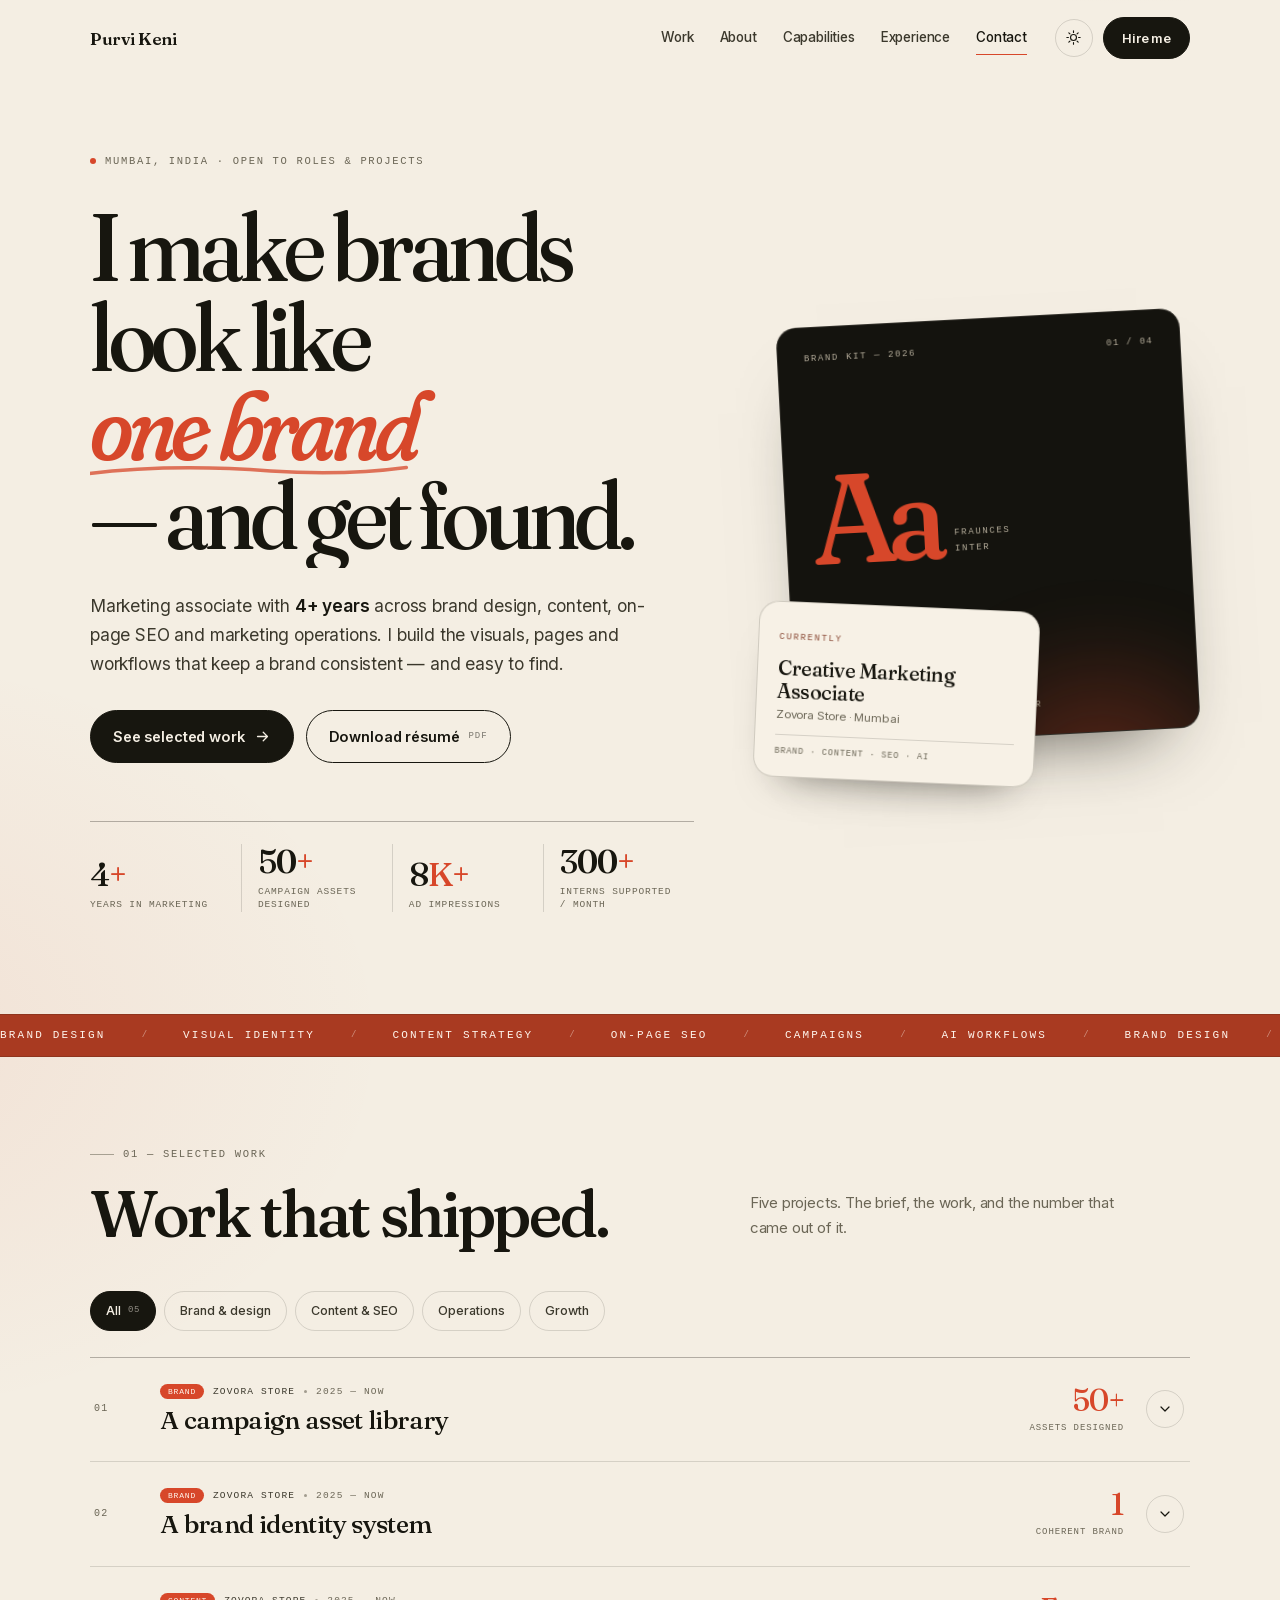
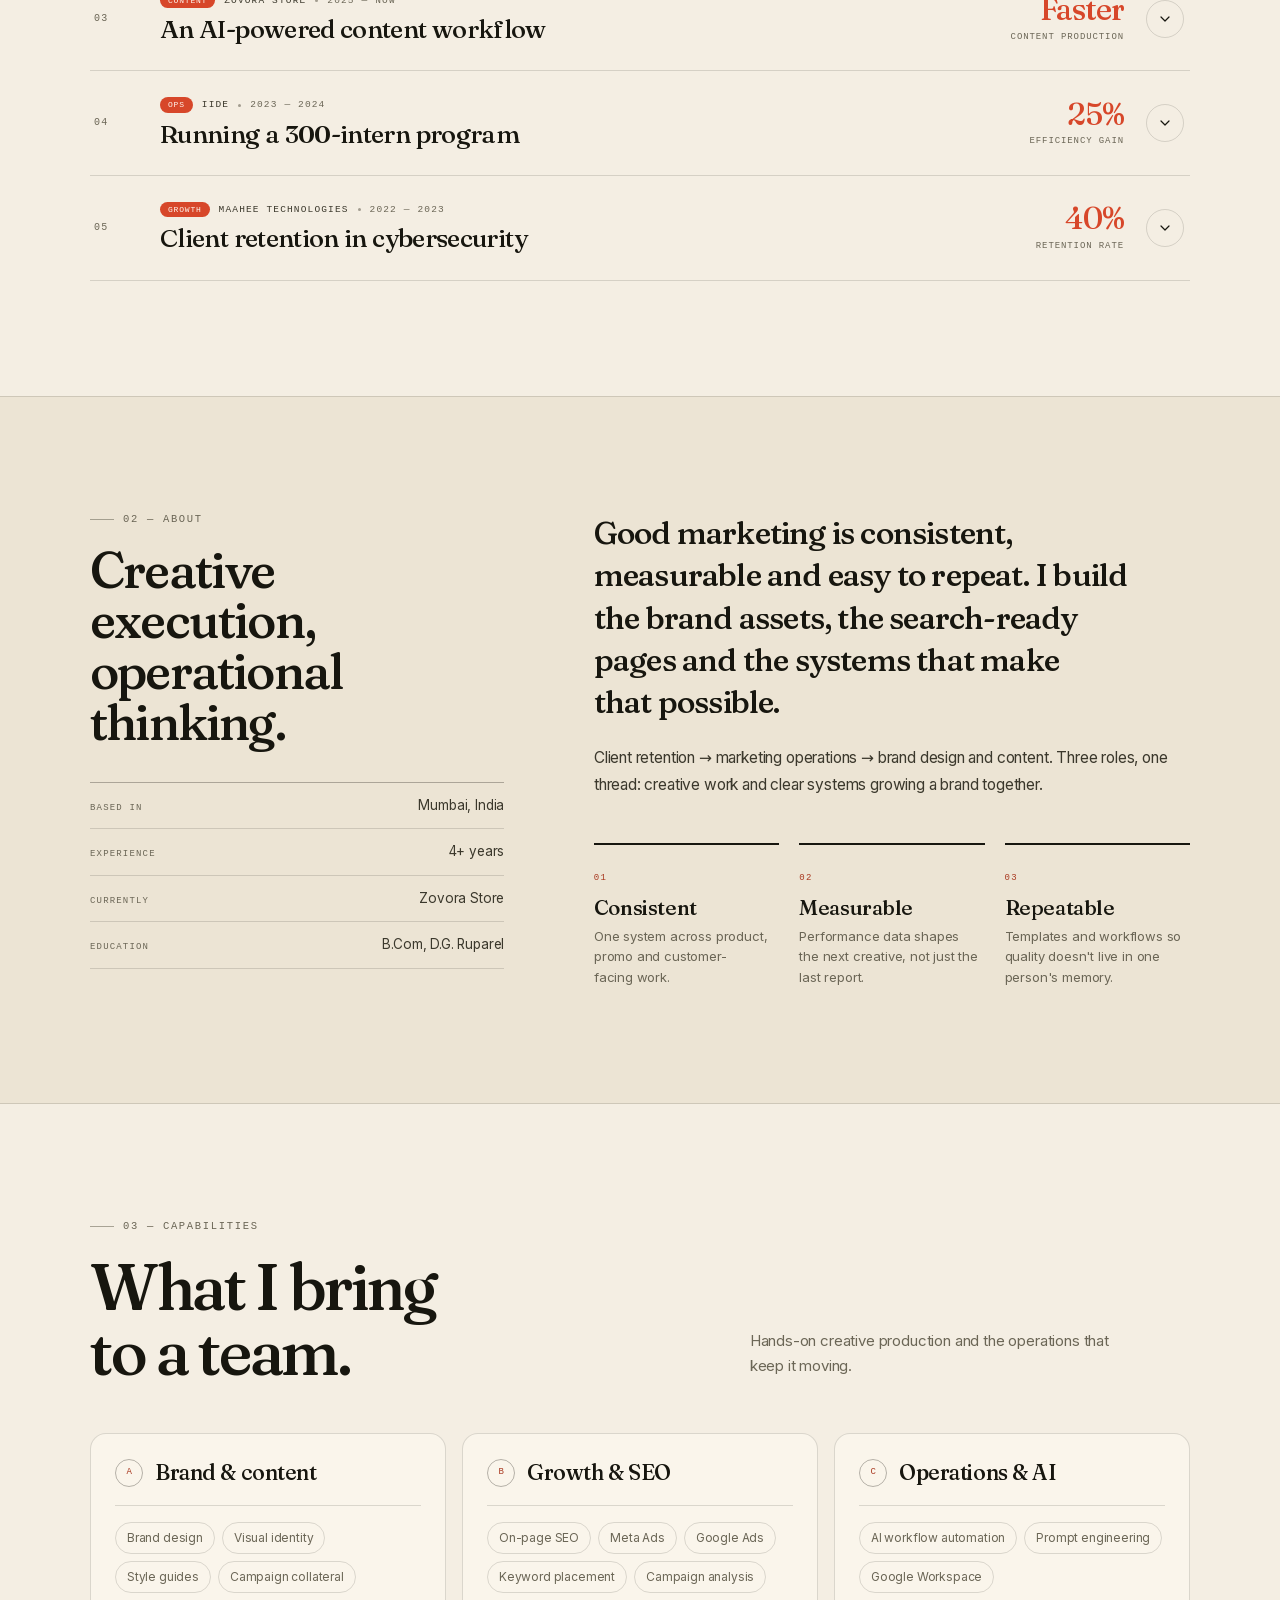
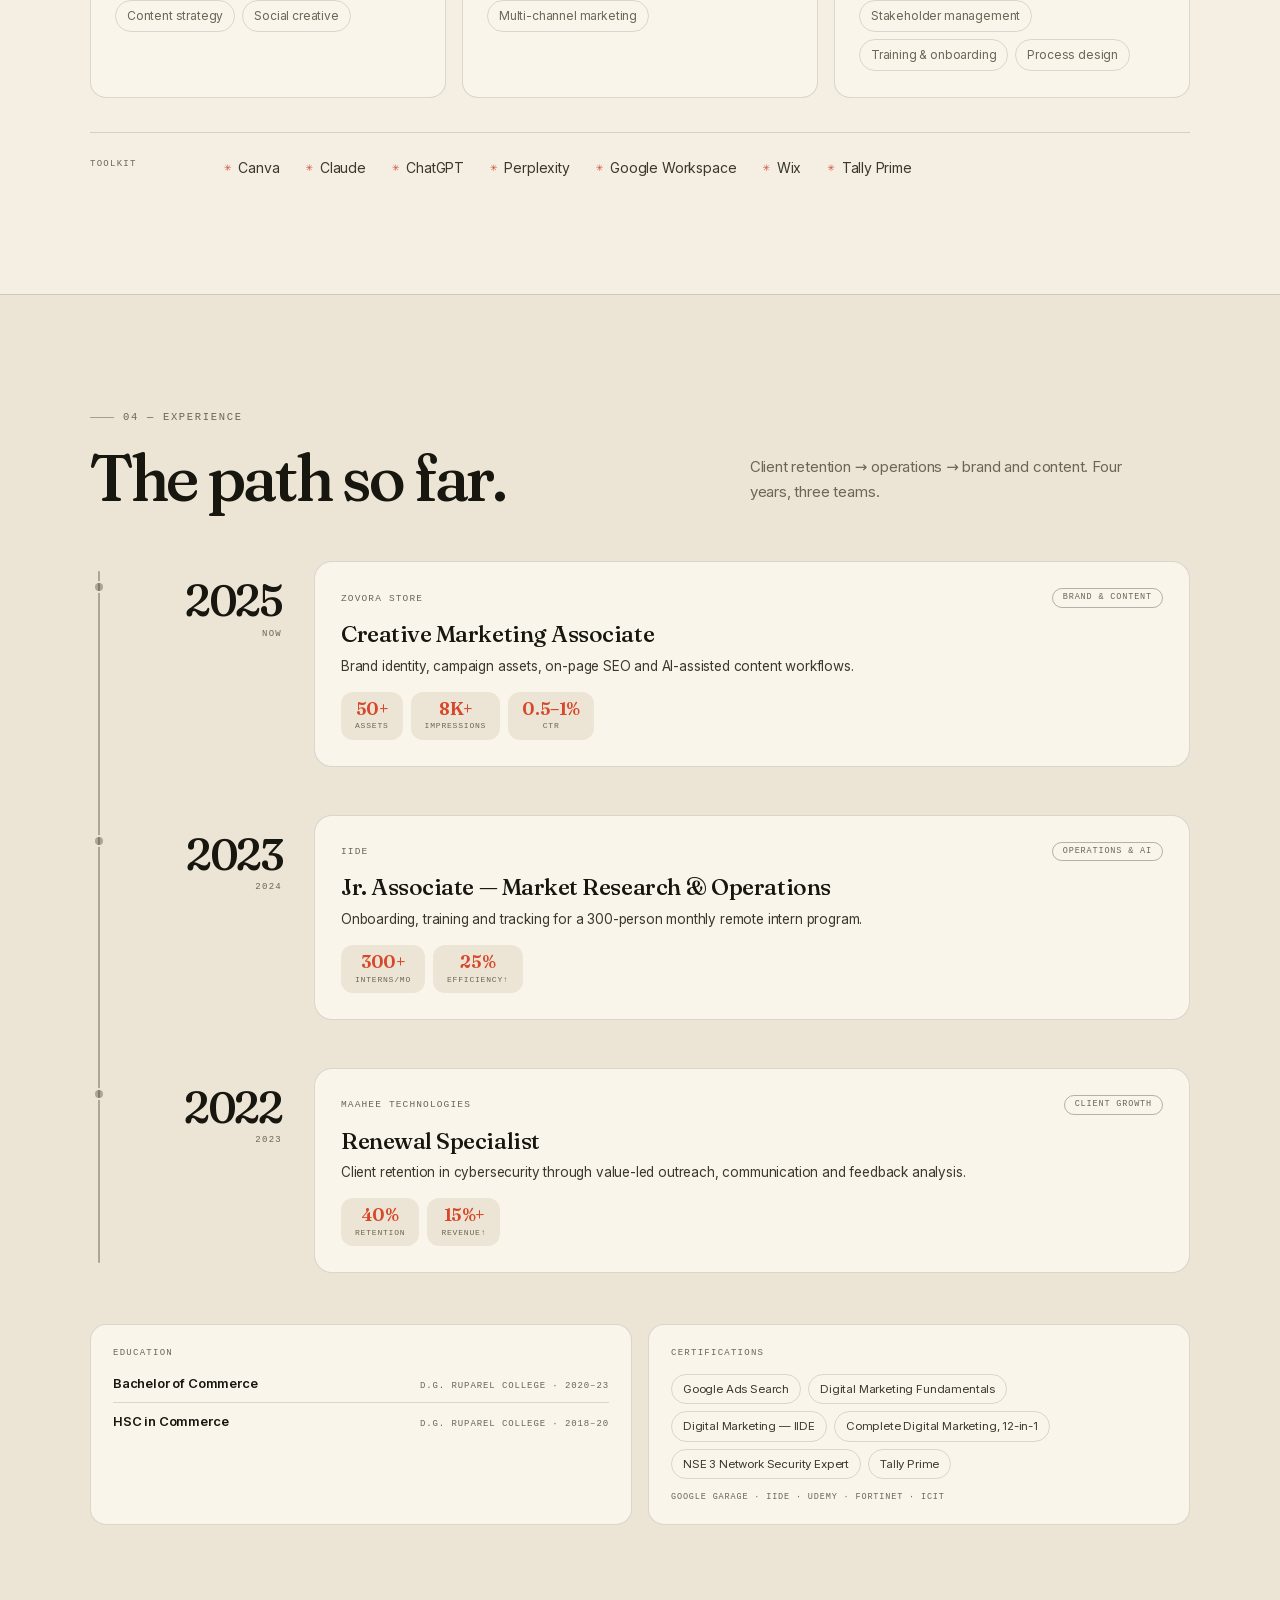
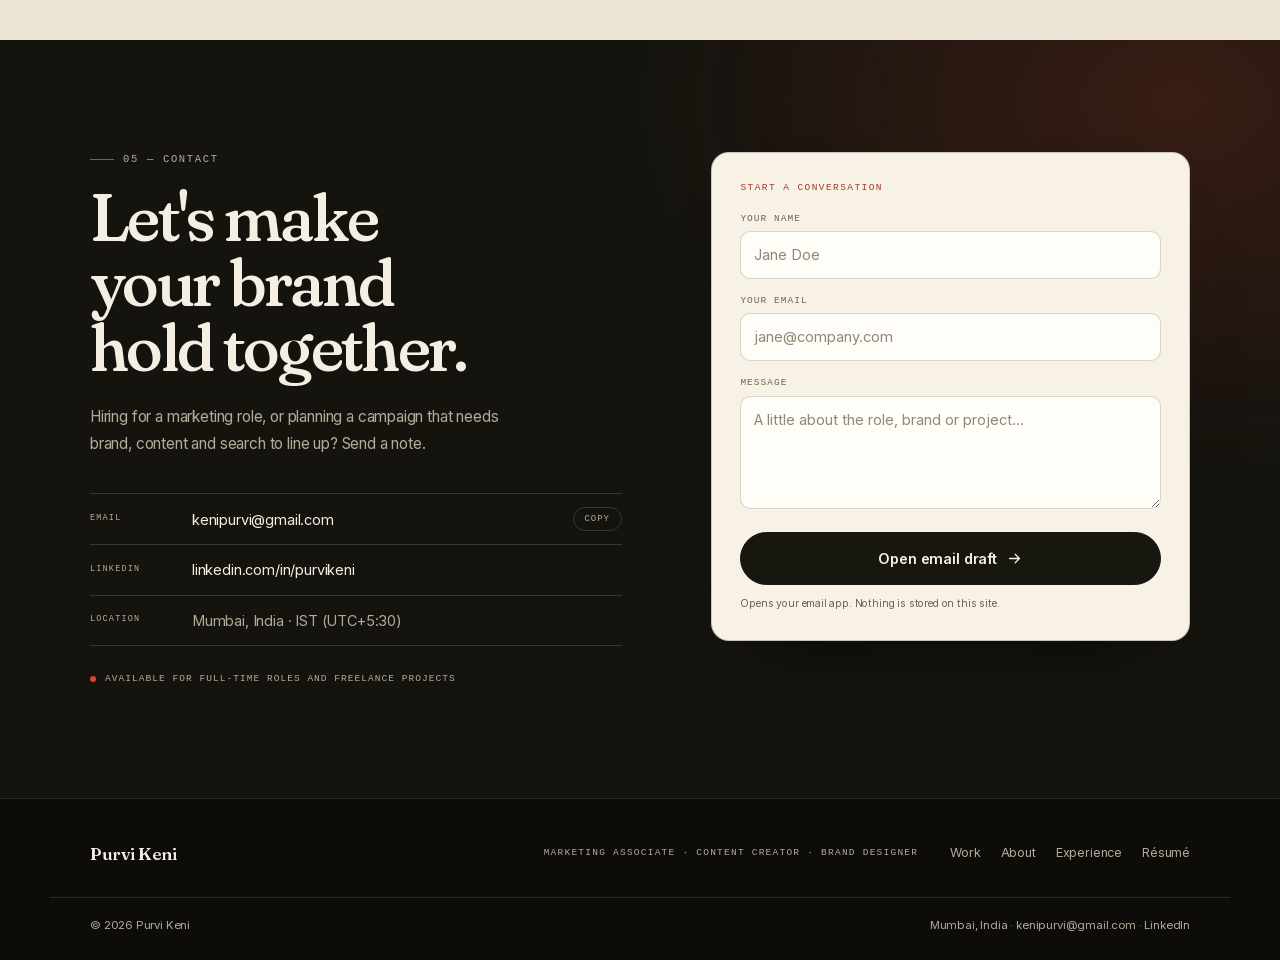
<file: index.html>
<!DOCTYPE html>
<html lang="en">
<head>
<meta charset="utf-8">
<meta name="viewport" content="width=device-width, initial-scale=1, viewport-fit=cover">
<title>Purvi Keni — Marketing Associate &amp; Brand Designer, Mumbai</title>
<meta name="description" content="Purvi Keni is a Mumbai-based marketing associate with 4+ years across brand design, content, on-page SEO and marketing operations. Selected work, experience and contact.">
<meta name="author" content="Purvi Keni">
<link rel="canonical" href="https://mevikrampawar.github.io/purvi-keni/">
<meta name="theme-color" content="#F4EEE3" id="theme-color">
<script>
(function () {
  var doc = document.documentElement;
  doc.classList.add("js");
  try {
    if (localStorage.getItem("pk-theme") === "ink") doc.dataset.theme = "ink";
  } catch (e) {}
  var themeMeta = document.querySelector('meta[name="theme-color"]');
  if (themeMeta && doc.dataset.theme === "ink") themeMeta.setAttribute("content", "#14130E");
  window.__pkReady = false;
  setTimeout(function () {
    if (!window.__pkReady) doc.classList.remove("js");
  }, 2500);
})();
</script>
<meta property="og:type" content="profile">
<meta property="og:url" content="https://mevikrampawar.github.io/purvi-keni/">
<meta property="og:title" content="Purvi Keni — Marketing Associate &amp; Brand Designer">
<meta property="og:description" content="Brand design, content and on-page SEO that hold together — and get found. 4+ years across brand systems, campaigns and AI-assisted workflows.">
<meta property="og:image" content="https://mevikrampawar.github.io/purvi-keni/assets/og.png">
<meta property="og:image:width" content="1200">
<meta property="og:image:height" content="630">
<meta property="og:image:alt" content="Purvi Keni — marketing portfolio. Cream editorial layout with a dark brand card and persimmon accent.">
<meta property="og:site_name" content="Purvi Keni">
<meta name="twitter:card" content="summary_large_image">
<meta name="twitter:title" content="Purvi Keni — Marketing Associate &amp; Brand Designer">
<meta name="twitter:description" content="Brand design, content and on-page SEO that hold together — and get found.">
<meta name="twitter:image" content="https://mevikrampawar.github.io/purvi-keni/assets/og.png">
<meta name="twitter:image:alt" content="Purvi Keni — marketing portfolio. Cream editorial layout with a dark brand card and persimmon accent.">
<link rel="icon" href="data:,">
<link rel="preload" href="assets/fonts/fraunces-subset.woff2" as="font" type="font/woff2" crossorigin>
<link rel="preload" href="assets/fonts/inter-latin.woff2" as="font" type="font/woff2" crossorigin>
<link rel="stylesheet" href="styles.css">
<script type="application/ld+json">
{
  "@context": "https://schema.org",
  "@type": "Person",
  "name": "Purvi Keni",
  "url": "https://mevikrampawar.github.io/purvi-keni/",
  "image": "https://mevikrampawar.github.io/purvi-keni/assets/og.png",
  "jobTitle": "Marketing Associate",
  "description": "Marketing associate with 4+ years across brand design, content creation, on-page SEO, marketing operations and client engagement.",
  "email": "mailto:kenipurvi@gmail.com",
  "address": { "@type": "PostalAddress", "addressLocality": "Mumbai", "addressCountry": "IN" },
  "alumniOf": { "@type": "CollegeOrUniversity", "name": "D.G. Ruparel College of Arts, Science &amp; Commerce" },
  "sameAs": ["https://www.linkedin.com/in/purvikeni"],
  "knowsAbout": ["Brand design", "Visual identity", "Content strategy", "On-page SEO", "Digital marketing campaigns", "AI workflow automation"]
}
</script>
</head>
<body>
<a class="skip-link" href="#main">Skip to content</a>

<svg class="sprite" aria-hidden="true" focusable="false">
  <symbol id="arrow" viewBox="0 0 24 24">
    <path d="M5 12h14M13 6l6 6-6 6" fill="none" stroke="currentColor" stroke-width="1.8" stroke-linecap="round" stroke-linejoin="round"/>
  </symbol>
  <symbol id="chevron" viewBox="0 0 24 24">
    <path d="M6 9l6 6 6-6" fill="none" stroke="currentColor" stroke-width="1.8" stroke-linecap="round" stroke-linejoin="round"/>
  </symbol>
</svg>

<div class="scroll-progress" aria-hidden="true"><span id="progressBar"></span></div>

<header class="site-header" id="siteHeader">
  <div class="shell header-inner">
    <a class="brand" href="#top" aria-label="Purvi Keni — home">
      <span class="brand__name">Purvi Keni</span>
    </a>

    <nav class="nav" id="primaryNav" aria-label="Primary">
      <a href="#work" data-nav="work">Work</a>
      <a href="#about" data-nav="about">About</a>
      <a href="#capabilities" data-nav="capabilities">Capabilities</a>
      <a href="#experience" data-nav="experience">Experience</a>
      <a href="#contact" data-nav="contact">Contact</a>
    </nav>

    <div class="header-actions">
      <button class="icon-btn" id="themeToggle" type="button" aria-label="Switch to dark theme" aria-pressed="false">
        <svg class="icon icon--sun" viewBox="0 0 24 24" aria-hidden="true"><circle cx="12" cy="12" r="4.2" fill="none" stroke="currentColor" stroke-width="1.6"/><path d="M12 2.6v2.2M12 19.2v2.2M2.6 12h2.2M19.2 12h2.2M5.4 5.4l1.6 1.6M17 17l1.6 1.6M18.6 5.4 17 7M7 17l-1.6 1.6" stroke="currentColor" stroke-width="1.6" stroke-linecap="round"/></svg>
        <svg class="icon icon--moon" viewBox="0 0 24 24" aria-hidden="true"><path d="M20 14.5A8.5 8.5 0 0 1 9.5 4 8.5 8.5 0 1 0 20 14.5Z" fill="none" stroke="currentColor" stroke-width="1.6" stroke-linejoin="round"/></svg>
      </button>
      <a class="btn btn--sm btn--solid header-cta" href="#contact">Hire me</a>
      <button class="menu-btn" id="menuBtn" type="button" aria-label="Open menu" aria-expanded="false" aria-controls="mobileNav">
        <span></span><span></span>
      </button>
    </div>
  </div>

  <div class="mobile-nav" id="mobileNav" hidden>
    <nav aria-label="Mobile">
      <a href="#work">Work <span>01</span></a>
      <a href="#about">About <span>02</span></a>
      <a href="#capabilities">Capabilities <span>03</span></a>
      <a href="#experience">Experience <span>04</span></a>
      <a href="#contact">Contact <span>05</span></a>
    </nav>
    <a class="btn btn--solid mobile-nav__cta" href="mailto:kenipurvi@gmail.com">kenipurvi@gmail.com</a>
  </div>
</header>

<main id="main">
  <section class="hero" id="top">
    <div class="shell hero-grid">
      <div class="hero-copy">
        <p class="eyebrow hero-eyebrow"><span class="dot" aria-hidden="true"></span> Mumbai, India · Open to roles &amp; projects</p>
        <h1 class="hero-title">
          <span class="line"><span>I make brands</span></span>
          <span class="line"><span>look like <em class="marked">one brand<svg class="underline" viewBox="0 0 300 18" preserveAspectRatio="none" aria-hidden="true"><path d="M3 12C58 4 118 4 172 9c38 3 82 3 125-4"/></svg></em></span></span>
          <span class="line"><span>— and get found.</span></span>
        </h1>
        <p class="hero-sub">Marketing associate with <strong>4+ years</strong> across brand design, content, on-page SEO and marketing operations. I build the visuals, pages and workflows that keep a brand consistent — and easy to find.</p>
        <div class="hero-ctas">
          <a class="btn btn--solid" href="#work">See selected work <svg class="icon" aria-hidden="true"><use href="#arrow"/></svg></a>
          <a class="btn btn--ghost" href="assets/purvi-keni-resume.pdf" download>Download résumé <span class="btn__meta">PDF</span></a>
        </div>

        <dl class="stats" aria-label="Key numbers">
          <div class="stat">
            <dt>Years in marketing</dt>
            <dd><span data-count="4">4</span><span class="stat__suffix">+</span></dd>
          </div>
          <div class="stat">
            <dt>Campaign assets designed</dt>
            <dd><span data-count="50">50</span><span class="stat__suffix">+</span></dd>
          </div>
          <div class="stat">
            <dt>Ad impressions</dt>
            <dd><span data-count="8">8</span><span class="stat__suffix">K+</span></dd>
          </div>
          <div class="stat">
            <dt>Interns supported / month</dt>
            <dd><span data-count="300">300</span><span class="stat__suffix">+</span></dd>
          </div>
        </dl>
      </div>

      <div class="hero-art" aria-hidden="true">
        <div class="brandstack" id="brandstack">
          <div class="brandstack__inner">
            <article class="bs-card bs-card--ink">
              <header class="bs-card__top">
                <span class="bs-kicker">Brand kit — 2026</span>
                <span class="bs-index">01 / 04</span>
              </header>
              <div class="bs-type">
                <span class="bs-type__aa">Aa</span>
                <span class="bs-type__label">Fraunces<br>Inter</span>
              </div>
              <footer class="bs-card__bottom">
                <div class="swatches">
                  <span style="--sw:#17160F"></span>
                  <span style="--sw:#D7472A"></span>
                  <span style="--sw:#D99A2B"></span>
                  <span style="--sw:#F4EEE3"></span>
                </div>
                <span class="bs-caption">Ink · Persimmon · Marigold · Paper</span>
              </footer>
            </article>

            <article class="bs-card bs-card--paper">
              <span class="bs-kicker">Currently</span>
              <p class="bs-role">Creative Marketing Associate</p>
              <p class="bs-co">Zovora Store · Mumbai</p>
              <span class="bs-rule"></span>
              <p class="bs-note">Brand · Content · SEO · AI</p>
            </article>
          </div>
        </div>
      </div>
    </div>
  </section>

  <div class="marquee" aria-hidden="true">
    <div class="marquee__track">
      <div class="marquee__group">
        <span>Brand design</span><span class="marquee__sep">/</span>
        <span>Visual identity</span><span class="marquee__sep">/</span>
        <span>Content strategy</span><span class="marquee__sep">/</span>
        <span>On-page SEO</span><span class="marquee__sep">/</span>
        <span>Campaigns</span><span class="marquee__sep">/</span>
        <span>AI workflows</span><span class="marquee__sep">/</span>
      </div>
      <div class="marquee__group" aria-hidden="true">
        <span>Brand design</span><span class="marquee__sep">/</span>
        <span>Visual identity</span><span class="marquee__sep">/</span>
        <span>Content strategy</span><span class="marquee__sep">/</span>
        <span>On-page SEO</span><span class="marquee__sep">/</span>
        <span>Campaigns</span><span class="marquee__sep">/</span>
        <span>AI workflows</span><span class="marquee__sep">/</span>
      </div>
    </div>
  </div>

  <section class="section work" id="work">
    <div class="shell">
      <header class="section-head reveal">
        <p class="eyebrow">01 — Selected work</p>
        <div class="section-head__row">
          <h2>Work that shipped.</h2>
          <p class="section-sub">Five projects. The brief, the work, and the number that came out of it.</p>
        </div>
      </header>

      <div class="filters reveal" role="group" aria-label="Filter projects">
        <button class="filter is-active" type="button" data-filter="all" aria-pressed="true">All <span>05</span></button>
        <button class="filter" type="button" data-filter="brand" aria-pressed="false">Brand &amp; design</button>
        <button class="filter" type="button" data-filter="content" aria-pressed="false">Content &amp; SEO</button>
        <button class="filter" type="button" data-filter="ops" aria-pressed="false">Operations</button>
        <button class="filter" type="button" data-filter="growth" aria-pressed="false">Growth</button>
      </div>

      <div class="cases" id="cases">
        <article class="case reveal" data-cat="brand">
          <h3 class="case__heading">
            <button class="case__button" type="button" aria-expanded="false" aria-controls="case-1">
              <span class="case__num">01</span>
              <span class="case__main">
                <span class="case__meta"><span class="case__cat">Brand</span><span class="case__co">Zovora Store</span><span class="case__dot" aria-hidden="true"></span><span class="case__year">2025 — Now</span></span>
                <span class="case__title">A campaign asset library</span>
              </span>
              <span class="case__metric"><b>50+</b><span>assets designed</span></span>
              <span class="case__toggle" aria-hidden="true"><svg class="icon"><use href="#chevron"/></svg></span>
            </button>
          </h3>
          <div class="case__panel" id="case-1" aria-hidden="true">
            <div class="case__panel-inner">
              <div class="case__blocks">
                <div><h4>The challenge</h4><p>Campaigns needed fresh visuals every week across digital, social and B2B.</p></div>
                <div><h4>What I did</h4><p>Designed ad visuals, collateral and promo content in Canva, then refined against performance data.</p></div>
                <div><h4>The result</h4><p>8K+ impressions and 0.5–1% CTR across Meta and Google Ads.</p></div>
              </div>
              <ul class="chips" aria-label="Tools and skills">
                <li>Canva</li><li>Meta Ads</li><li>Google Ads</li><li>B2B marketing</li>
              </ul>
            </div>
          </div>
        </article>

        <article class="case reveal" data-cat="brand">
          <h3 class="case__heading">
            <button class="case__button" type="button" aria-expanded="false" aria-controls="case-2">
              <span class="case__num">02</span>
              <span class="case__main">
                <span class="case__meta"><span class="case__cat">Brand</span><span class="case__co">Zovora Store</span><span class="case__dot" aria-hidden="true"></span><span class="case__year">2025 — Now</span></span>
                <span class="case__title">A brand identity system</span>
              </span>
              <span class="case__metric"><b>1</b><span>coherent brand</span></span>
              <span class="case__toggle" aria-hidden="true"><svg class="icon"><use href="#chevron"/></svg></span>
            </button>
          </h3>
          <div class="case__panel" id="case-2" aria-hidden="true">
            <div class="case__panel-inner">
              <div class="case__blocks">
                <div><h4>The challenge</h4><p>Every channel looked like it came from a different brand.</p></div>
                <div><h4>What I did</h4><p>Built style guides, templates and creative standards, plus on-page SEO for the Wix site: structure, meta, alt text, keywords.</p></div>
                <div><h4>The result</h4><p>One consistent identity across every channel and a site easier to find in search.</p></div>
              </div>
              <ul class="chips" aria-label="Tools and skills">
                <li>Style guides</li><li>Templates</li><li>On-page SEO</li><li>Wix</li>
              </ul>
            </div>
          </div>
        </article>

        <article class="case reveal" data-cat="content">
          <h3 class="case__heading">
            <button class="case__button" type="button" aria-expanded="false" aria-controls="case-3">
              <span class="case__num">03</span>
              <span class="case__main">
                <span class="case__meta"><span class="case__cat">Content</span><span class="case__co">Zovora Store</span><span class="case__dot" aria-hidden="true"></span><span class="case__year">2025 — Now</span></span>
                <span class="case__title">An AI-powered content workflow</span>
              </span>
              <span class="case__metric"><b>Faster</b><span>content production</span></span>
              <span class="case__toggle" aria-hidden="true"><svg class="icon"><use href="#chevron"/></svg></span>
            </button>
          </h3>
          <div class="case__panel" id="case-3" aria-hidden="true">
            <div class="case__panel-inner">
              <div class="case__blocks">
                <div><h4>The challenge</h4><p>Manual copy and creative slowed campaign pace.</p></div>
                <div><h4>What I did</h4><p>Combined Claude, ChatGPT, Perplexity and Canva into reusable prompt and production workflows.</p></div>
                <div><h4>The result</h4><p>Less manual production time, more room for strategy and design.</p></div>
              </div>
              <ul class="chips" aria-label="Tools and skills">
                <li>Prompt engineering</li><li>Claude</li><li>ChatGPT</li><li>Perplexity</li>
              </ul>
            </div>
          </div>
        </article>

        <article class="case reveal" data-cat="ops">
          <h3 class="case__heading">
            <button class="case__button" type="button" aria-expanded="false" aria-controls="case-4">
              <span class="case__num">04</span>
              <span class="case__main">
                <span class="case__meta"><span class="case__cat">Ops</span><span class="case__co">IIDE</span><span class="case__dot" aria-hidden="true"></span><span class="case__year">2023 — 2024</span></span>
                <span class="case__title">Running a 300-intern program</span>
              </span>
              <span class="case__metric"><b>25%</b><span>efficiency gain</span></span>
              <span class="case__toggle" aria-hidden="true"><svg class="icon"><use href="#chevron"/></svg></span>
            </button>
          </h3>
          <div class="case__panel" id="case-4" aria-hidden="true">
            <div class="case__panel-inner">
              <div class="case__blocks">
                <div><h4>The challenge</h4><p>300+ remote interns joined every month and needed onboarding, training and support.</p></div>
                <div><h4>What I did</h4><p>Led onboarding and training; built automated tracking and feedback workflows in Google Sheets, Forms and Docs.</p></div>
                <div><h4>The result</h4><p>25% efficiency gain and a scalable system that outlasted one person.</p></div>
              </div>
              <ul class="chips" aria-label="Tools and skills">
                <li>Operations</li><li>Automation</li><li>Training</li><li>Google Workspace</li>
              </ul>
            </div>
          </div>
        </article>

        <article class="case reveal" data-cat="growth">
          <h3 class="case__heading">
            <button class="case__button" type="button" aria-expanded="false" aria-controls="case-5">
              <span class="case__num">05</span>
              <span class="case__main">
                <span class="case__meta"><span class="case__cat">Growth</span><span class="case__co">Maahee Technologies</span><span class="case__dot" aria-hidden="true"></span><span class="case__year">2022 — 2023</span></span>
                <span class="case__title">Client retention in cybersecurity</span>
              </span>
              <span class="case__metric"><b>40%</b><span>retention rate</span></span>
              <span class="case__toggle" aria-hidden="true"><svg class="icon"><use href="#chevron"/></svg></span>
            </button>
          </h3>
          <div class="case__panel" id="case-5" aria-hidden="true">
            <div class="case__panel-inner">
              <div class="case__blocks">
                <div><h4>The challenge</h4><p>Security renewals needed clear value and trust to convert.</p></div>
                <div><h4>What I did</h4><p>Led targeted outreach, value-led messaging and feedback analysis to find growth opportunities.</p></div>
                <div><h4>The result</h4><p>40% retention rate and 15%+ revenue growth through personalised follow-up campaigns.</p></div>
              </div>
              <ul class="chips" aria-label="Tools and skills">
                <li>Retention</li><li>Client communication</li><li>Feedback analysis</li>
              </ul>
            </div>
          </div>
        </article>
      </div>

      <p class="cases-empty" id="casesEmpty" hidden>No projects in this category yet.</p>
    </div>
  </section>

  <section class="section about" id="about">
    <div class="shell about-grid">
      <div class="about-side reveal">
        <p class="eyebrow">02 — About</p>
        <h2>Creative execution, operational thinking.</h2>
        <ul class="about-facts">
          <li><span>Based in</span>Mumbai, India</li>
          <li><span>Experience</span>4+ years</li>
          <li><span>Currently</span>Zovora Store</li>
          <li><span>Education</span>B.Com, D.G. Ruparel</li>
        </ul>
      </div>
      <div class="about-main">
        <p class="about-lede reveal">Good marketing is consistent, measurable and easy to repeat. I build the brand assets, the search-ready pages and the systems that make that possible.</p>
        <p class="reveal">Client retention → marketing operations → brand design and content. Three roles, one thread: creative work and clear systems growing a brand together.</p>
        <div class="principles">
          <article class="principle reveal">
            <span class="principle__num">01</span>
            <h3>Consistent</h3>
            <p>One system across product, promo and customer-facing work.</p>
          </article>
          <article class="principle reveal">
            <span class="principle__num">02</span>
            <h3>Measurable</h3>
            <p>Performance data shapes the next creative, not just the last report.</p>
          </article>
          <article class="principle reveal">
            <span class="principle__num">03</span>
            <h3>Repeatable</h3>
            <p>Templates and workflows so quality doesn't live in one person's memory.</p>
          </article>
        </div>
      </div>
    </div>
  </section>

  <section class="section capabilities" id="capabilities">
    <div class="shell">
      <header class="section-head reveal">
        <p class="eyebrow">03 — Capabilities</p>
        <div class="section-head__row">
          <h2>What I bring to a team.</h2>
          <p class="section-sub">Hands-on creative production and the operations that keep it moving.</p>
        </div>
      </header>

      <div class="cap-grid">
        <article class="cap reveal">
          <header><span class="cap__num">A</span><h3>Brand &amp; content</h3></header>
          <ul class="chips chips--solid">
            <li>Brand design</li><li>Visual identity</li><li>Style guides</li><li>Campaign collateral</li><li>Content strategy</li><li>Social creative</li>
          </ul>
        </article>
        <article class="cap reveal">
          <header><span class="cap__num">B</span><h3>Growth &amp; SEO</h3></header>
          <ul class="chips chips--solid">
            <li>On-page SEO</li><li>Meta Ads</li><li>Google Ads</li><li>Keyword placement</li><li>Campaign analysis</li><li>Multi-channel marketing</li>
          </ul>
        </article>
        <article class="cap reveal">
          <header><span class="cap__num">C</span><h3>Operations &amp; AI</h3></header>
          <ul class="chips chips--solid">
            <li>AI workflow automation</li><li>Prompt engineering</li><li>Google Workspace</li><li>Stakeholder management</li><li>Training &amp; onboarding</li><li>Process design</li>
          </ul>
        </article>
      </div>

      <div class="toolkit reveal">
        <p class="toolkit__label">Toolkit</p>
        <ul class="toolkit__list">
          <li>Canva</li><li>Claude</li><li>ChatGPT</li><li>Perplexity</li><li>Google Workspace</li><li>Wix</li><li>Tally Prime</li>
        </ul>
      </div>
    </div>
  </section>

  <section class="section experience" id="experience">
    <div class="shell">
      <header class="section-head reveal">
        <p class="eyebrow">04 — Experience</p>
        <div class="section-head__row">
          <h2>The path so far.</h2>
          <p class="section-sub">Client retention → operations → brand and content. Four years, three teams.</p>
        </div>
      </header>

      <div class="timeline-wrap" id="timeline">
        <div class="timeline__rail" aria-hidden="true">
          <span class="timeline__fill" id="timelineFill"></span>
        </div>
        <ol class="timeline__list">
          <li class="job reveal">
            <div class="job__year" aria-hidden="true"><span>2025</span><small>Now</small></div>
            <article class="job__card">
              <div class="job__top">
                <p class="job__co">Zovora Store</p>
                <span class="job__tag">Brand &amp; content</span>
              </div>
              <h3>Creative Marketing Associate</h3>
              <p class="job__summary">Brand identity, campaign assets, on-page SEO and AI-assisted content workflows.</p>
              <ul class="job__metrics" aria-label="Key results">
                <li><b>50+</b><span>assets</span></li>
                <li><b>8K+</b><span>impressions</span></li>
                <li><b>0.5–1%</b><span>CTR</span></li>
              </ul>
            </article>
          </li>
          <li class="job reveal">
            <div class="job__year" aria-hidden="true"><span>2023</span><small>2024</small></div>
            <article class="job__card">
              <div class="job__top">
                <p class="job__co">IIDE</p>
                <span class="job__tag">Operations &amp; AI</span>
              </div>
              <h3>Jr. Associate — Market Research &amp; Operations</h3>
              <p class="job__summary">Onboarding, training and tracking for a 300-person monthly remote intern program.</p>
              <ul class="job__metrics" aria-label="Key results">
                <li><b>300+</b><span>interns/mo</span></li>
                <li><b>25%</b><span>efficiency↑</span></li>
              </ul>
            </article>
          </li>
          <li class="job reveal">
            <div class="job__year" aria-hidden="true"><span>2022</span><small>2023</small></div>
            <article class="job__card">
              <div class="job__top">
                <p class="job__co">Maahee Technologies</p>
                <span class="job__tag">Client growth</span>
              </div>
              <h3>Renewal Specialist</h3>
              <p class="job__summary">Client retention in cybersecurity through value-led outreach, communication and feedback analysis.</p>
              <ul class="job__metrics" aria-label="Key results">
                <li><b>40%</b><span>retention</span></li>
                <li><b>15%+</b><span>revenue↑</span></li>
              </ul>
            </article>
          </li>
        </ol>
      </div>

      <div class="credentials">
        <article class="credential reveal">
          <p class="credential__label">Education</p>
          <div class="credential__row"><b>Bachelor of Commerce</b><span>D.G. Ruparel College · 2020–23</span></div>
          <div class="credential__row"><b>HSC in Commerce</b><span>D.G. Ruparel College · 2018–20</span></div>
        </article>
        <article class="credential reveal">
          <p class="credential__label">Certifications</p>
          <ul class="credential__tags">
            <li>Google Ads Search</li>
            <li>Digital Marketing Fundamentals</li>
            <li>Digital Marketing — IIDE</li>
            <li>Complete Digital Marketing, 12-in-1</li>
            <li>NSE 3 Network Security Expert</li>
            <li>Tally Prime</li>
          </ul>
          <p class="credential__note">Google Garage · IIDE · Udemy · Fortinet · ICIT</p>
        </article>
      </div>
    </div>
  </section>

  <section class="contact" id="contact">
    <div class="shell contact-grid">
      <div class="contact-copy reveal">
        <p class="eyebrow eyebrow--light">05 — Contact</p>
        <h2>Let's make your brand hold together.</h2>
        <p class="contact-sub">Hiring for a marketing role, or planning a campaign that needs brand, content and search to line up? Send a note.</p>

        <ul class="contact-links">
          <li>
            <span class="contact-links__label">Email</span>
            <a href="mailto:kenipurvi@gmail.com">kenipurvi@gmail.com</a>
            <button class="copy-btn" id="copyEmail" type="button" data-email="kenipurvi@gmail.com">Copy</button>
          </li>
          <li>
            <span class="contact-links__label">LinkedIn</span>
            <a href="https://www.linkedin.com/in/purvikeni" target="_blank" rel="noopener">linkedin.com/in/purvikeni</a>
          </li>
          <li>
            <span class="contact-links__label">Location</span>
            <span>Mumbai, India · IST (UTC+5:30)</span>
          </li>
        </ul>

        <div class="availability">
          <span class="dot" aria-hidden="true"></span>
          <span>Available for full-time roles and freelance projects</span>
        </div>
      </div>

      <form class="contact-form reveal" id="contactForm" novalidate>
        <p class="form-kicker">Start a conversation</p>
        <div class="field">
          <label for="name">Your name</label>
          <input id="name" name="name" type="text" autocomplete="name" placeholder="Jane Doe" required>
          <span class="field__error" data-error-for="name" aria-live="polite"></span>
        </div>
        <div class="field">
          <label for="email">Your email</label>
          <input id="email" name="email" type="email" autocomplete="email" placeholder="jane@company.com" required>
          <span class="field__error" data-error-for="email" aria-live="polite"></span>
        </div>
        <div class="field">
          <label for="message">Message</label>
          <textarea id="message" name="message" rows="4" placeholder="A little about the role, brand or project…" required></textarea>
          <span class="field__error" data-error-for="message" aria-live="polite"></span>
        </div>
        <button class="btn btn--solid btn--full" type="submit">Open email draft <svg class="icon" aria-hidden="true"><use href="#arrow"/></svg></button>
        <p class="form-note">Opens your email app. Nothing is stored on this site.</p>
        <p class="form-status" id="formStatus" role="status" aria-live="polite"></p>
      </form>
    </div>
  </section>
</main>

<footer class="site-footer">
  <div class="shell footer-top">
    <a class="brand brand--footer" href="#top" aria-label="Purvi Keni — back to top">
      <span class="brand__name">Purvi Keni</span>
    </a>
    <p class="footer-role">Marketing Associate · Content Creator · Brand Designer</p>
    <nav class="footer-nav" aria-label="Footer">
      <a href="#work">Work</a>
      <a href="#about">About</a>
      <a href="#experience">Experience</a>
      <a href="assets/purvi-keni-resume.pdf" download>Résumé</a>
    </nav>
  </div>
  <div class="shell footer-bottom">
    <p>© <span id="year">2026</span> Purvi Keni</p>
    <p>Mumbai, India · <a href="mailto:kenipurvi@gmail.com">kenipurvi@gmail.com</a> · <a href="https://www.linkedin.com/in/purvikeni" target="_blank" rel="noopener">LinkedIn</a></p>
  </div>
</footer>

<button class="to-top" id="toTop" type="button" aria-label="Back to top" hidden>
  <svg class="icon" aria-hidden="true"><use href="#arrow"/></svg>
</button>

<div class="toast" id="toast" role="status" aria-live="polite"></div>

<script src="main.js" defer></script>
</body>
</html>
</file>
<file: styles.css>
/* ==========================================================================
   Purvi Keni — editorial portfolio
   Paper · ink · persimmon. No build step.
   ========================================================================== */

/* ---------- self-hosted fonts ---------- */

@font-face {
  font-family: "Fraunces";
  font-style: italic;
  font-weight: 300 900;
  font-display: swap;
  src: url("assets/fonts/fraunces-italic-subset.woff2") format("woff2");
}

@font-face {
  font-family: "Fraunces";
  font-style: normal;
  font-weight: 300 900;
  font-display: swap;
  src: url("assets/fonts/fraunces-subset.woff2") format("woff2");
}

@font-face {
  font-family: "Inter";
  font-style: normal;
  font-weight: 300 700;
  font-display: swap;
  src: url("assets/fonts/inter-latin.woff2") format("woff2");
}

:root {
  --paper: #f4eee3;
  --paper-2: #ece4d4;
  --card: #faf5eb;
  --ink: #17160f;
  --ink-soft: #3b382c;
  --muted: #6b6656;
  --line: rgba(23, 22, 15, 0.14);
  --line-strong: rgba(23, 22, 15, 0.3);
  --accent: #d7472a;
  --accent-strong: #a93a21;
  --accent-ink: #fff6ee;
  --night-accent: #ff6b4a;
  --gold: #d99a2b;
  --sage: #5e6b4f;

  --night: #14130e;
  --night-2: #1c1912;
  --night-fg: #f4eee3;
  --night-muted: #b3ab99;
  --night-line: rgba(244, 238, 227, 0.16);

  --form-bg: #f7f1e6;
  --form-ink: #17160f;
  --form-muted: #6b6656;
  --form-line: rgba(23, 22, 15, 0.18);

  --shell: 1180px;
  --gutter: clamp(20px, 4vw, 40px);
  --radius: 18px;
  --ease: cubic-bezier(0.22, 1, 0.36, 1);

  --font-display: "Fraunces", "Iowan Old Style", Georgia, serif;
  --font-sans: "Inter", system-ui, -apple-system, BlinkMacSystemFont, "Segoe UI", sans-serif;
  --font-mono: ui-monospace, "SFMono-Regular", "SF Mono", Menlo, Consolas, monospace;

  color-scheme: light;
}

[data-theme="ink"] {
  --paper: #14130e;
  --paper-2: #1b1811;
  --card: #1f1b13;
  --ink: #f4eee3;
  --ink-soft: #d8d0be;
  --muted: #a49c8a;
  --line: rgba(244, 238, 227, 0.14);
  --line-strong: rgba(244, 238, 227, 0.3);
  --accent: #ff6b4a;
  --accent-strong: #ff6b4a;
  --accent-ink: #1c0e08;
  --night-accent: #ff6b4a;
  --gold: #e9b45a;
  --sage: #a3b28e;

  --night: #0d0c08;
  --night-2: #17140d;

  color-scheme: dark;
}

*,
*::before,
*::after {
  box-sizing: border-box;
}

[hidden] {
  display: none !important;
}

html {
  scroll-behavior: smooth;
  scroll-padding-top: 96px;
  -webkit-text-size-adjust: 100%;
}

body {
  margin: 0;
  background:
    radial-gradient(1100px 760px at 88% -8%, rgba(217, 154, 43, 0.13), transparent 62%),
    radial-gradient(900px 640px at -12% 18%, rgba(215, 71, 42, 0.08), transparent 60%),
    var(--paper);
  color: var(--ink);
  font: 400 17px/1.6 var(--font-sans);
  letter-spacing: -0.01em;
  -webkit-font-smoothing: antialiased;
  text-rendering: optimizeLegibility;
  overflow-x: hidden;
}

::selection {
  background: var(--accent);
  color: var(--accent-ink);
}

h1, h2, h3, h4, p, figure, blockquote {
  margin: 0;
}

h1, h2, h3, h4 {
  font-weight: 500;
}

ul, ol {
  margin: 0;
  padding: 0;
  list-style: none;
}

a {
  color: inherit;
  text-decoration: none;
}

button {
  font: inherit;
  color: inherit;
  background: none;
  border: 0;
  cursor: pointer;
}

img, svg {
  display: block;
  max-width: 100%;
}

:focus-visible {
  outline: 2px solid var(--accent);
  outline-offset: 4px;
  border-radius: 2px;
}

.shell {
  width: 100%;
  max-width: var(--shell);
  margin: 0 auto;
  padding: 0 var(--gutter);
}

.sprite {
  position: absolute;
  width: 0;
  height: 0;
  overflow: hidden;
}

.icon {
  width: 18px;
  height: 18px;
  fill: none;
  flex: 0 0 auto;
}

.skip-link {
  position: fixed;
  top: 10px;
  left: 10px;
  z-index: 200;
  padding: 10px 16px;
  border-radius: 999px;
  background: var(--ink);
  color: var(--paper);
  font-size: 13px;
  font-weight: 600;
  transform: translateY(-160%);
  transition: transform 0.2s var(--ease);
}

.skip-link:focus {
  transform: translateY(0);
}

/* ---------- progress ---------- */

.scroll-progress {
  position: fixed;
  inset: 0 0 auto;
  height: 2px;
  z-index: 70;
  pointer-events: none;
}

.scroll-progress span {
  display: block;
  width: 0;
  height: 100%;
  background: var(--accent);
}

/* ---------- header ---------- */

.site-header {
  position: sticky;
  top: 0;
  z-index: 60;
  transition: background 0.3s ease, box-shadow 0.3s ease, border-color 0.3s ease;
  border-bottom: 1px solid transparent;
}

.site-header.is-scrolled {
  background: color-mix(in srgb, var(--paper) 96%, transparent);
  border-bottom-color: var(--line);
}

.header-inner {
  display: flex;
  align-items: center;
  gap: 28px;
  min-height: 76px;
  transition: min-height 0.3s var(--ease);
}

.is-scrolled .header-inner {
  min-height: 64px;
}

h1, h2, h3 { text-wrap: balance; }
p { text-wrap: pretty; }

.brand {
  display: inline-flex;
  align-items: center;
  gap: 11px;
  margin-right: auto;
}

.brand__name {
  font: 600 17px/1 var(--font-display);
  letter-spacing: -0.02em;
  transition: color 0.2s ease;
}

.brand:hover .brand__name {
  color: var(--accent);
}

.nav {
  display: flex;
  gap: 26px;
}

.nav a {
  position: relative;
  padding: 6px 0;
  font-size: 13.5px;
  font-weight: 500;
  color: var(--ink-soft);
  transition: color 0.2s ease;
}

.nav a::after {
  content: "";
  position: absolute;
  left: 0;
  bottom: 0;
  width: 100%;
  height: 1px;
  background: var(--accent);
  transform: scaleX(0);
  transform-origin: left;
  transition: transform 0.3s var(--ease);
}

.nav a:hover,
.nav a.is-active {
  color: var(--ink);
}

.nav a:hover::after,
.nav a.is-active::after {
  transform: scaleX(1);
}

.header-actions {
  display: flex;
  align-items: center;
  gap: 10px;
}

.icon-btn {
  display: grid;
  place-items: center;
  width: 38px;
  height: 38px;
  border: 1px solid var(--line);
  border-radius: 50%;
  transition: border-color 0.2s ease, background 0.2s ease, transform 0.2s var(--ease);
}

.icon-btn:hover {
  border-color: var(--line-strong);
  background: var(--paper-2);
  transform: rotate(-8deg);
}

.icon-btn .icon {
  width: 17px;
  height: 17px;
}

.icon--moon {
  display: none;
}

[data-theme="ink"] .icon--sun {
  display: none;
}

[data-theme="ink"] .icon--moon {
  display: block;
}

.menu-btn {
  display: none;
  width: 40px;
  height: 40px;
  border: 1px solid var(--line);
  border-radius: 50%;
  padding: 0;
  place-items: center;
  align-content: center;
  gap: 5px;
}

.menu-btn span {
  display: block;
  width: 16px;
  height: 1.5px;
  background: var(--ink);
  transition: transform 0.3s var(--ease);
}

.menu-btn[aria-expanded="true"] span:first-child {
  transform: translateY(3.25px) rotate(45deg);
}

.menu-btn[aria-expanded="true"] span:last-child {
  transform: translateY(-3.25px) rotate(-45deg);
}

.mobile-nav {
  position: absolute;
  top: 100%;
  left: 0;
  right: 0;
  max-height: 82svh;
  overflow-y: auto;
  padding: 8px var(--gutter) 24px;
  background: var(--paper);
  border-bottom: 1px solid var(--line);
  box-shadow: 0 30px 50px -36px rgba(23, 22, 15, 0.6);
  animation: navIn 0.28s var(--ease);
}

@keyframes navIn {
  from { opacity: 0; transform: translateY(-8px); }
  to { opacity: 1; transform: translateY(0); }
}

.mobile-nav nav a {
  display: flex;
  align-items: baseline;
  justify-content: space-between;
  gap: 20px;
  padding: 14px 2px;
  border-bottom: 1px solid var(--line);
  font: 500 22px/1.2 var(--font-display);
  letter-spacing: -0.02em;
}

.mobile-nav nav a span {
  font: 400 10px/1 var(--font-mono);
  letter-spacing: 0.16em;
  color: var(--muted);
}

.mobile-nav__cta {
  margin-top: 18px;
  width: 100%;
}

/* ---------- buttons ---------- */

.btn {
  display: inline-flex;
  align-items: center;
  justify-content: center;
  gap: 9px;
  padding: 14px 22px;
  border: 1px solid var(--ink);
  border-radius: 999px;
  font-size: 14.5px;
  font-weight: 600;
  letter-spacing: -0.01em;
  transition: background 0.25s ease, color 0.25s ease, border-color 0.25s ease,
    transform 0.25s var(--ease), box-shadow 0.25s ease;
}

.btn .icon {
  width: 17px;
  height: 17px;
  transition: transform 0.3s var(--ease);
}

.btn:hover .icon {
  transform: translateX(3px);
}

.btn--solid {
  background: var(--ink);
  color: var(--paper);
}

.btn--solid:hover {
  background: var(--accent-strong);
  border-color: var(--accent-strong);
  color: var(--accent-ink);
  transform: translateY(-2px);
  box-shadow: 0 12px 24px -14px rgba(23, 22, 15, 0.65);
}

.btn--ghost {
  background: transparent;
  color: var(--ink);
}

.btn--ghost:hover {
  background: var(--ink);
  color: var(--paper);
  transform: translateY(-2px);
}

.btn--sm {
  padding: 10px 18px;
  font-size: 13px;
}

.btn--full {
  width: 100%;
}

.btn__meta {
  font: 400 9px/1 var(--font-mono);
  letter-spacing: 0.12em;
  opacity: 0.55;
}

/* ---------- hero ---------- */

.hero {
  padding: clamp(44px, 6vw, 80px) 0 clamp(64px, 8vw, 108px);
}

.hero-grid {
  display: grid;
  grid-template-columns: minmax(0, 1.18fr) minmax(0, 0.82fr);
  gap: clamp(40px, 6vw, 84px);
  align-items: center;
}

.eyebrow {
  display: flex;
  align-items: center;
  gap: 9px;
  font: 400 10.5px/1.4 var(--font-mono);
  letter-spacing: 0.16em;
  text-transform: uppercase;
  color: var(--muted);
}

.eyebrow::before {
  content: "";
  width: 24px;
  height: 1px;
  background: currentColor;
  opacity: 0.55;
  flex: 0 0 auto;
}

.hero-eyebrow::before {
  display: none;
}

.dot {
  width: 6px;
  height: 6px;
  border-radius: 50%;
  background: var(--accent);
  flex: 0 0 auto;
  box-shadow: 0 0 0 0 rgba(215, 71, 42, 0.4);
  animation: pulse 2.8s ease-out infinite;
}

@keyframes pulse {
  0% { box-shadow: 0 0 0 0 rgba(215, 71, 42, 0.35); }
  70% { box-shadow: 0 0 0 7px rgba(215, 71, 42, 0); }
  100% { box-shadow: 0 0 0 0 rgba(215, 71, 42, 0); }
}

.hero-title {
  margin-top: clamp(22px, 3vw, 34px);
  font-family: var(--font-display);
  font-size: clamp(3.05rem, 7.4vw, 6.6rem);
  font-weight: 500;
  line-height: 0.94;
  letter-spacing: -0.045em;
  font-variation-settings: "SOFT" 40, "WONK" 0;
}

.hero-title .line {
  display: block;
  overflow: hidden;
  padding-bottom: 0.1em;
  margin-bottom: -0.1em;
}

.hero-title .line > span {
  display: block;
  animation: rise 0.95s var(--ease) both;
}

.hero-title .line:nth-child(1) > span { animation-delay: 0.05s; }
.hero-title .line:nth-child(2) > span { animation-delay: 0.14s; }
.hero-title .line:nth-child(3) > span { animation-delay: 0.23s; }

@keyframes rise {
  from { transform: translateY(105%); }
  to { transform: translateY(0); }
}

.hero-title em {
  position: relative;
  display: inline-block;
  font-style: italic;
  color: var(--accent);
  font-variation-settings: "SOFT" 100, "WONK" 1;
}

.hero-title .underline {
  position: absolute;
  left: -2%;
  bottom: -0.1em;
  width: 104%;
  height: 0.17em;
  overflow: visible;
}

.hero-title .underline path {
  fill: none;
  stroke: var(--accent);
  stroke-width: 3.5;
  stroke-linecap: round;
  stroke-dasharray: 340;
  stroke-dashoffset: 340;
  animation: draw 1.1s var(--ease) 0.85s forwards;
  vector-effect: non-scaling-stroke;
  opacity: 0.75;
}

@keyframes draw {
  to { stroke-dashoffset: 0; }
}

.hero-sub {
  margin-top: clamp(24px, 3vw, 32px);
  max-width: 53ch;
  font-size: clamp(15.5px, 1.35vw, 17.5px);
  line-height: 1.68;
  color: var(--ink-soft);
}

.hero-sub strong {
  font-weight: 600;
  color: var(--ink);
}

.hero-ctas {
  display: flex;
  flex-wrap: wrap;
  gap: 12px;
  margin-top: 32px;
}

.stats {
  display: grid;
  grid-template-columns: repeat(4, minmax(0, 1fr));
  gap: 0;
  margin: clamp(40px, 5vw, 58px) 0 0;
  padding-top: 22px;
  border-top: 1px solid var(--line-strong);
}

.stat {
  display: flex;
  flex-direction: column-reverse;
  padding: 0 16px;
  border-left: 1px solid var(--line);
}

.stat:first-child {
  padding-left: 0;
  border-left: 0;
}

.stat dd {
  margin: 0;
  font: 500 clamp(26px, 2.6vw, 34px)/1 var(--font-display);
  letter-spacing: -0.03em;
}

.stat__suffix {
  color: var(--accent);
}

.stat dt {
  margin-top: 8px;
  font: 400 9.5px/1.4 var(--font-mono);
  letter-spacing: 0.09em;
  text-transform: uppercase;
  color: var(--muted);
}

/* ---------- hero art ---------- */

.hero-art {
  display: flex;
  justify-content: center;
}

.brandstack {
  width: 100%;
  max-width: 430px;
  perspective: 1100px;
}

.brandstack__inner {
  position: relative;
  padding: 34px 0 44px 16px;
  transform-style: preserve-3d;
  transform: rotateX(var(--rx, 0deg)) rotateY(var(--ry, 0deg));
  transition: transform 0.35s var(--ease);
}

.bs-card {
  border-radius: 20px;
}

.bs-card--ink {
  position: relative;
  z-index: 2;
  display: flex;
  flex-direction: column;
  justify-content: space-between;
  min-height: 420px;
  padding: 26px 26px 24px;
  background: var(--night);
  color: var(--night-fg);
  border: 1px solid rgba(244, 238, 227, 0.12);
  box-shadow: 0 40px 70px -42px rgba(23, 22, 15, 0.72);
  transform: rotate(-3deg);
  overflow: hidden;
}

.bs-card--ink::after {
  content: "";
  position: absolute;
  inset: auto -30% -55% 20%;
  height: 80%;
  border-radius: 50%;
  background: radial-gradient(circle, rgba(215, 71, 42, 0.4), transparent 65%);
  filter: blur(30px);
  pointer-events: none;
}

.bs-card__top {
  display: flex;
  align-items: center;
  justify-content: space-between;
  gap: 16px;
  position: relative;
  z-index: 1;
}

.bs-kicker {
  font: 400 9px/1.3 var(--font-mono);
  letter-spacing: 0.18em;
  text-transform: uppercase;
  color: var(--night-muted);
}

.bs-index {
  font: 400 9px/1.3 var(--font-mono);
  letter-spacing: 0.14em;
  color: var(--night-muted);
}

/* type specimen replacing monogram */
.bs-type {
  position: relative;
  z-index: 1;
  display: flex;
  align-items: flex-end;
  gap: 16px;
  margin: 8px 0;
}

.bs-type__aa {
  font: 500 clamp(88px, 14vw, 128px)/0.82 var(--font-display);
  letter-spacing: -0.07em;
  font-variation-settings: "SOFT" 80, "WONK" 0;
  color: var(--accent);
}

.bs-type__label {
  font: 400 9px/1.7 var(--font-mono);
  letter-spacing: 0.18em;
  text-transform: uppercase;
  color: var(--night-muted);
  padding-bottom: 8px;
}

.bs-card__bottom {
  position: relative;
  z-index: 1;
  display: grid;
  gap: 12px;
}

.swatches {
  display: flex;
  gap: 8px;
}

.swatches span {
  width: 26px;
  height: 26px;
  border-radius: 50%;
  background: var(--sw);
  border: 1px solid rgba(244, 238, 227, 0.25);
}

.bs-caption {
  font: 400 8.5px/1.3 var(--font-mono);
  letter-spacing: 0.16em;
  text-transform: uppercase;
  color: var(--night-muted);
}

.bs-card--paper {
  position: absolute;
  z-index: 3;
  left: -14px;
  bottom: 0;
  width: 67%;
  padding: 18px 20px;
  background: var(--form-bg);
  color: var(--form-ink);
  border: 1px solid var(--form-line);
  box-shadow: 0 24px 40px -28px rgba(23, 22, 15, 0.55);
  transform: rotate(2.5deg);
}

.bs-card--paper .bs-kicker {
  color: #8a4a36;
}

.bs-role {
  margin-top: 9px;
  font: 500 20px/1.15 var(--font-display);
  letter-spacing: -0.025em;
}

.bs-co {
  margin-top: 4px;
  font: 400 11.5px/1.4 var(--font-sans);
  color: #6b6656;
}

.bs-rule {
  display: block;
  height: 1px;
  margin: 12px 0 10px;
  background: rgba(23, 22, 15, 0.15);
}

.bs-note {
  font: 400 8.5px/1.5 var(--font-mono);
  letter-spacing: 0.1em;
  text-transform: uppercase;
  color: #6b6656;
}

/* ---------- marquee ---------- */

.marquee {
  overflow: hidden;
  background: var(--accent-strong);
  color: var(--accent-ink);
  border-block: 1px solid rgba(23, 22, 15, 0.18);
  padding: 15px 0;
  user-select: none;
}

.marquee__track {
  display: flex;
  width: max-content;
  animation: marquee 42s linear infinite;
}

.marquee:hover .marquee__track {
  animation-play-state: paused;
}

.marquee__group {
  display: flex;
  align-items: center;
  gap: clamp(20px, 3vw, 36px);
  padding-right: clamp(20px, 3vw, 36px);
  flex: 0 0 auto;
}

.marquee span {
  font: 400 11px/1 var(--font-mono);
  letter-spacing: 0.2em;
  text-transform: uppercase;
  white-space: nowrap;
}

.marquee__sep {
  opacity: 0.45;
  font-size: 9px !important;
  letter-spacing: 0 !important;
}

@keyframes marquee {
  from { transform: translateX(0); }
  to { transform: translateX(-50%); }
}

/* ---------- sections ---------- */

.section {
  padding: clamp(72px, 9vw, 118px) 0;
}

.section-head h2 {
  font: 500 clamp(2.5rem, 5.2vw, 4.3rem)/0.98 var(--font-display);
  letter-spacing: -0.035em;
  font-variation-settings: "SOFT" 50, "WONK" 0;
}

.section-head__row {
  display: grid;
  grid-template-columns: minmax(0, 1.15fr) minmax(0, 0.85fr);
  gap: clamp(24px, 5vw, 64px);
  align-items: end;
  margin-top: 20px;
}

.section-sub {
  max-width: 42ch;
  font-size: 15px;
  line-height: 1.68;
  color: var(--muted);
  padding-bottom: 6px;
}

/* ---------- work ---------- */

.work {
  padding-top: clamp(64px, 7vw, 92px);
}

.filters {
  display: flex;
  flex-wrap: wrap;
  gap: 8px;
  margin: clamp(30px, 4vw, 44px) 0 26px;
}

.filter {
  display: inline-flex;
  align-items: center;
  gap: 7px;
  padding: 9px 15px;
  border: 1px solid var(--line);
  border-radius: 999px;
  font-size: 12.5px;
  font-weight: 500;
  color: var(--ink-soft);
  transition: border-color 0.2s ease, background 0.2s ease, color 0.2s ease;
}

.filter span {
  font: 400 9px/1 var(--font-mono);
  letter-spacing: 0.08em;
  opacity: 0.55;
}

.filter:hover {
  border-color: var(--line-strong);
}

.filter.is-active {
  background: var(--ink);
  border-color: var(--ink);
  color: var(--paper);
}

.cases {
  border-top: 1px solid var(--line-strong);
}

.case {
  border-bottom: 1px solid var(--line);
  transition: background 0.25s ease;
}

.case__heading {
  font-size: inherit;
  font-weight: inherit;
}

.case__button {
  display: grid;
  grid-template-columns: 44px minmax(0, 1fr) auto 40px;
  align-items: center;
  gap: 22px;
  width: 100%;
  padding: 26px 4px;
  text-align: left;
}

.case__num {
  font: 400 10px/1 var(--font-mono);
  letter-spacing: 0.12em;
  color: var(--muted);
  transition: color 0.25s ease;
}

.case__main {
  display: block;
  min-width: 0;
}

.case__meta {
  display: flex;
  align-items: center;
  gap: 9px;
  font: 400 9.5px/1.4 var(--font-mono);
  letter-spacing: 0.12em;
  text-transform: uppercase;
  color: var(--muted);
}

.case__co {
  color: var(--ink-soft);
}

.case__cat {
  display: inline-block;
  padding: 2px 8px;
  border-radius: 999px;
  background: var(--accent);
  color: var(--accent-ink);
  font: 500 8px/1.4 var(--font-mono);
  letter-spacing: 0.1em;
  text-transform: uppercase;
}

.case__dot {
  width: 3px;
  height: 3px;
  border-radius: 50%;
  background: currentColor;
  opacity: 0.6;
}

.case__title {
  display: block;
  margin-top: 7px;
  font: 500 clamp(1.35rem, 2vw, 1.7rem)/1.15 var(--font-display);
  letter-spacing: -0.025em;
  transition: color 0.25s ease, transform 0.35s var(--ease);
}

.case__metric {
  display: block;
  text-align: right;
  min-width: 118px;
}

.case__metric b {
  display: block;
  font: 500 clamp(1.5rem, 2.4vw, 2.05rem)/1 var(--font-display);
  letter-spacing: -0.035em;
  color: var(--accent);
  transition: transform 0.35s var(--ease);
}

.case__metric span {
  display: block;
  margin-top: 6px;
  font: 400 9px/1.4 var(--font-mono);
  letter-spacing: 0.1em;
  text-transform: uppercase;
  color: var(--muted);
}

.case__toggle {
  display: grid;
  place-items: center;
  width: 38px;
  height: 38px;
  border: 1px solid var(--line);
  border-radius: 50%;
  transition: background 0.25s ease, color 0.25s ease, border-color 0.25s ease,
    transform 0.4s var(--ease);
}

.case__toggle .icon {
  width: 16px;
  height: 16px;
}

.case__button:hover .case__title {
  color: var(--accent-strong);
  transform: translateX(4px);
}

.case__button:hover .case__num {
  color: var(--accent-strong);
}

.case__button:hover .case__toggle {
  border-color: var(--line-strong);
}

.case.is-open {
  background: var(--paper-2);
  background: color-mix(in srgb, var(--paper-2) 55%, transparent);
}

.case.is-open .case__toggle {
  background: var(--ink);
  border-color: var(--ink);
  color: var(--paper);
  transform: rotate(180deg);
}

.case.is-open .case__metric b {
  transform: translateY(-2px);
}

.case__panel {
  display: grid;
  grid-template-rows: 0fr;
  transition: grid-template-rows 0.45s var(--ease);
}

.case.is-open .case__panel {
  grid-template-rows: 1fr;
}

.case__panel-inner {
  overflow: hidden;
}

.case__blocks {
  display: grid;
  grid-template-columns: repeat(3, minmax(0, 1fr));
  gap: clamp(24px, 4vw, 48px);
  padding: 0 4px 0 66px;
  margin-top: -2px;
}

.case__blocks h4 {
  margin-bottom: 7px;
  font: 400 9.5px/1.4 var(--font-mono);
  letter-spacing: 0.14em;
  text-transform: uppercase;
  color: var(--muted);
}

.case__blocks p {
  font-size: 14.5px;
  line-height: 1.66;
  color: var(--ink-soft);
}

.case__blocks > div:last-child p {
  color: var(--ink);
}

.chips {
  display: flex;
  flex-wrap: wrap;
  gap: 7px;
  padding: 20px 4px 28px 66px;
}

.chips li {
  padding: 5px 11px;
  border: 1px solid var(--line);
  border-radius: 999px;
  font-size: 11.5px;
  line-height: 1.5;
  color: var(--muted);
  transition: border-color 0.2s ease, color 0.2s ease;
}

.chips li:hover {
  border-color: var(--line-strong);
  color: var(--ink);
}

.cases-empty {
  padding: 40px 0;
  font-size: 15px;
  color: var(--muted);
}

/* ---------- about ---------- */

.about {
  background: var(--paper-2);
  border-block: 1px solid var(--line);
}

.about-grid {
  display: grid;
  grid-template-columns: minmax(0, 0.82fr) minmax(0, 1.18fr);
  gap: clamp(36px, 7vw, 96px);
  align-items: start;
}

.about-side {
  position: sticky;
  top: 100px;
}

.about-side h2 {
  margin-top: 18px;
  font: 500 clamp(2.2rem, 4vw, 3.5rem)/0.99 var(--font-display);
  letter-spacing: -0.035em;
  font-variation-settings: "SOFT" 60, "WONK" 0;
}

.about-facts {
  margin-top: 34px;
  border-top: 1px solid var(--line-strong);
}

.about-facts li {
  display: flex;
  align-items: baseline;
  justify-content: space-between;
  gap: 18px;
  padding: 12px 0;
  border-bottom: 1px solid var(--line);
  font-size: 13.5px;
  color: var(--ink-soft);
  text-align: right;
}

.about-facts span {
  font: 400 9px/1.4 var(--font-mono);
  letter-spacing: 0.13em;
  text-transform: uppercase;
  color: var(--muted);
  text-align: left;
}

.about-lede {
  font: 500 clamp(1.5rem, 2.5vw, 2rem)/1.32 var(--font-display);
  letter-spacing: -0.025em;
  font-variation-settings: "SOFT" 60, "WONK" 0;
  max-width: 28ch;
}

.about-main > p:not(.about-lede) {
  margin-top: 22px;
  max-width: 60ch;
  font-size: 15.5px;
  line-height: 1.72;
  color: var(--ink-soft);
}

.principles {
  display: grid;
  grid-template-columns: repeat(3, minmax(0, 1fr));
  gap: 20px;
  margin-top: 44px;
}

.principle {
  padding-top: 16px;
  border-top: 2px solid var(--ink);
}

.principle__num {
  font: 400 9px/1 var(--font-mono);
  letter-spacing: 0.14em;
  color: var(--accent-strong);
}

.principle h3 {
  margin: 9px 0 6px;
  font: 500 1.3rem/1.1 var(--font-display);
  letter-spacing: -0.02em;
}

.principle p {
  font-size: 13px;
  line-height: 1.6;
  color: var(--muted);
}

/* ---------- capabilities ---------- */

.cap-grid {
  display: grid;
  grid-template-columns: repeat(3, minmax(0, 1fr));
  gap: 16px;
  margin-top: clamp(34px, 4vw, 48px);
}

.cap {
  padding: 25px 24px 26px;
  background: var(--card);
  border: 1px solid var(--line);
  border-radius: 16px;
  transition: transform 0.3s var(--ease), border-color 0.3s ease, box-shadow 0.3s ease;
}

.cap:hover {
  transform: translateY(-4px);
  border-color: var(--line-strong);
  box-shadow: 0 24px 40px -32px rgba(23, 22, 15, 0.45);
}

.cap header {
  display: flex;
  align-items: center;
  gap: 12px;
  padding-bottom: 18px;
  margin-bottom: 16px;
  border-bottom: 1px solid var(--line);
}

.cap__num {
  display: grid;
  place-items: center;
  width: 28px;
  height: 28px;
  border: 1px solid var(--line-strong);
  border-radius: 50%;
  font: 400 9px/1 var(--font-mono);
  color: var(--accent-strong);
  flex: 0 0 auto;
}

.cap h3 {
  font: 500 1.35rem/1.1 var(--font-display);
  letter-spacing: -0.02em;
}

.chips--solid {
  padding: 0;
}

.chips--solid li {
  padding: 6px 11px;
  font-size: 12px;
}

.toolkit {
  display: grid;
  grid-template-columns: 110px minmax(0, 1fr);
  gap: 24px;
  align-items: start;
  margin-top: 34px;
  padding-top: 24px;
  border-top: 1px solid var(--line);
}

.toolkit__label {
  font: 400 9px/1.6 var(--font-mono);
  letter-spacing: 0.14em;
  text-transform: uppercase;
  color: var(--muted);
}

.toolkit__list {
  display: flex;
  flex-wrap: wrap;
  gap: 8px 26px;
}

.toolkit__list li {
  font-size: 14px;
  color: var(--ink-soft);
}

.toolkit__list li::before {
  content: "✳";
  margin-right: 7px;
  font-size: 9px;
  color: var(--accent);
  vertical-align: 2px;
}

/* ---------- experience ---------- */

.experience {
  background: var(--paper-2);
  border-top: 1px solid var(--line);
}

/* timeline wrap */
.timeline-wrap {
  position: relative;
  margin-top: clamp(34px, 4vw, 52px);
  padding-left: 44px;
}

.timeline__rail {
  position: absolute;
  left: 8px;
  top: 10px;
  bottom: 10px;
  width: 2px;
  background: var(--line-strong);
  border-radius: 2px;
  overflow: hidden;
}

.timeline__fill {
  display: block;
  width: 100%;
  height: 0;
  background: var(--accent);
  border-radius: 2px;
  transition: height 0.1s linear;
}

.timeline__list {
  display: grid;
  gap: clamp(28px, 4vw, 48px);
}

/* job entry */
.job {
  position: relative;
  display: grid;
  grid-template-columns: clamp(100px, 12vw, 148px) minmax(0, 1fr);
  gap: clamp(16px, 2.5vw, 32px);
  align-items: start;
}

.job::before {
  content: "";
  position: absolute;
  left: -41px;
  top: 20px;
  width: 12px;
  height: 12px;
  border-radius: 50%;
  background: var(--line-strong);
  border: 2px solid var(--paper-2);
  transition: background 0.35s ease, transform 0.35s var(--ease);
}

.job.is-active::before {
  background: var(--accent);
  transform: scale(1.25);
}

.job__year {
  padding-top: 18px;
  text-align: right;
}

.job__year span {
  display: block;
  font: 500 clamp(2rem, 3.4vw, 3.2rem)/1 var(--font-display);
  letter-spacing: -0.05em;
  font-variation-settings: "SOFT" 60, "WONK" 0;
  color: var(--ink);
  transition: color 0.35s ease;
}

.job.is-active .job__year span {
  color: var(--accent);
}

.job__year small {
  display: block;
  margin-top: 5px;
  font: 400 9px/1.4 var(--font-mono);
  letter-spacing: 0.14em;
  text-transform: uppercase;
  color: var(--muted);
}

.job__card {
  padding: clamp(18px, 2.5vw, 26px);
  background: var(--card);
  border: 1.5px solid var(--line);
  border-radius: 18px;
  transition: border-color 0.35s ease, box-shadow 0.35s ease, transform 0.35s var(--ease);
}

.job.is-active .job__card {
  border-color: var(--accent);
  box-shadow: 0 18px 36px -24px rgba(215, 71, 42, 0.28);
  transform: translateY(-2px);
}

.job__top {
  display: flex;
  align-items: center;
  justify-content: space-between;
  gap: 12px;
  margin-bottom: 12px;
}

.job__co {
  font: 400 9.5px/1.4 var(--font-mono);
  letter-spacing: 0.12em;
  text-transform: uppercase;
  color: var(--muted);
}

.job__tag {
  padding: 3px 10px;
  border-radius: 999px;
  border: 1px solid var(--line-strong);
  font: 400 8.5px/1.4 var(--font-mono);
  letter-spacing: 0.1em;
  text-transform: uppercase;
  color: var(--muted);
  white-space: nowrap;
}

.job__card h3 {
  font: 500 clamp(1.2rem, 1.8vw, 1.45rem)/1.2 var(--font-display);
  letter-spacing: -0.02em;
}

.job__summary {
  margin-top: 8px;
  font-size: 13.5px;
  line-height: 1.62;
  color: var(--ink-soft);
}

.job__metrics {
  display: flex;
  flex-wrap: wrap;
  gap: 8px;
  margin-top: 14px;
}

.job__metrics li {
  display: flex;
  flex-direction: column;
  align-items: center;
  padding: 8px 14px;
  background: var(--paper-2);
  border-radius: 12px;
  min-width: 56px;
  text-align: center;
}

.job__metrics b {
  font: 600 1.1rem/1 var(--font-display);
  letter-spacing: -0.02em;
  color: var(--accent);
}

.job__metrics span {
  margin-top: 3px;
  font: 400 8px/1.4 var(--font-mono);
  letter-spacing: 0.1em;
  text-transform: uppercase;
  color: var(--muted);
}

/* credentials */
.credentials {
  display: grid;
  grid-template-columns: repeat(2, minmax(0, 1fr));
  gap: 16px;
  margin-top: clamp(32px, 4vw, 52px);
}

.credential {
  padding: 22px 22px 20px;
  background: var(--card);
  border: 1px solid var(--line);
  border-radius: 16px;
}

.credential__label {
  margin-bottom: 14px;
  font: 400 9px/1.4 var(--font-mono);
  letter-spacing: 0.14em;
  text-transform: uppercase;
  color: var(--muted);
}

.credential__row {
  display: flex;
  align-items: baseline;
  justify-content: space-between;
  gap: 12px;
  padding: 9px 0;
  border-top: 1px solid var(--line);
  font-size: 13px;
  line-height: 1.5;
}

.credential__row:first-of-type {
  border-top: 0;
  padding-top: 0;
}

.credential__row b {
  font-weight: 600;
  color: var(--ink);
}

.credential__row span {
  font: 400 9px/1.5 var(--font-mono);
  letter-spacing: 0.1em;
  text-transform: uppercase;
  color: var(--muted);
  text-align: right;
  white-space: nowrap;
}

.credential__tags {
  display: flex;
  flex-wrap: wrap;
  gap: 7px;
}

.credential__tags li {
  padding: 5px 11px;
  border: 1px solid var(--line);
  border-radius: 999px;
  font-size: 11.5px;
  color: var(--ink-soft);
}

.credential__note {
  margin-top: 12px;
  font: 400 8.5px/1.5 var(--font-mono);
  letter-spacing: 0.1em;
  text-transform: uppercase;
  color: var(--muted);
}

/* ---------- contact ---------- */

.contact {
  background:
    radial-gradient(900px 620px at 92% 8%, rgba(215, 71, 42, 0.18), transparent 60%),
    var(--night);
  color: var(--night-fg);
  padding: clamp(72px, 9vw, 112px) 0;
}

.contact-grid {
  display: grid;
  grid-template-columns: minmax(0, 1fr) minmax(0, 0.9fr);
  gap: clamp(40px, 7vw, 90px);
  align-items: start;
}

.eyebrow--light {
  color: var(--night-muted);
}

.contact h2 {
  margin-top: 18px;
  max-width: 14ch;
  font: 500 clamp(2.5rem, 5.2vw, 4.4rem)/0.98 var(--font-display);
  letter-spacing: -0.04em;
  font-variation-settings: "SOFT" 70, "WONK" 1;
}

.contact-sub {
  margin-top: 24px;
  max-width: 42ch;
  font-size: 15.5px;
  line-height: 1.7;
  color: var(--night-muted);
}

.contact-links {
  margin-top: 36px;
  border-top: 1px solid var(--night-line);
}

.contact-links li {
  display: grid;
  grid-template-columns: 88px minmax(0, 1fr) auto;
  align-items: center;
  gap: 14px;
  padding: 13px 0;
  border-bottom: 1px solid var(--night-line);
}

.contact-links__label {
  font: 400 8.5px/1.4 var(--font-mono);
  letter-spacing: 0.14em;
  text-transform: uppercase;
  color: var(--night-muted);
}

.contact-links a {
  font-size: 14.5px;
  color: var(--night-fg);
  transition: color 0.2s ease;
}

.contact-links a:hover {
  color: var(--night-accent);
}

.contact-links li > span:not(.contact-links__label) {
  font-size: 14.5px;
  color: var(--night-muted);
}

.copy-btn {
  padding: 5px 11px;
  border: 1px solid var(--night-line);
  border-radius: 999px;
  font: 400 9px/1.4 var(--font-mono);
  letter-spacing: 0.1em;
  text-transform: uppercase;
  color: var(--night-muted);
  transition: border-color 0.2s ease, color 0.2s ease, background 0.2s ease;
}

.copy-btn:hover,
.copy-btn.is-done {
  border-color: var(--night-accent);
  color: var(--night-accent);
}

.availability {
  display: flex;
  align-items: center;
  gap: 9px;
  margin-top: 26px;
  font: 400 9.5px/1.5 var(--font-mono);
  letter-spacing: 0.11em;
  text-transform: uppercase;
  color: var(--night-muted);
}

/* form */

.contact-form {
  padding: 28px;
  background: var(--form-bg);
  color: var(--form-ink);
  border-radius: 18px;
  border: 1px solid rgba(23, 22, 15, 0.2);
  box-shadow: 0 40px 70px -50px rgba(0, 0, 0, 0.8);
}

.form-kicker {
  margin-bottom: 18px;
  font: 400 9.5px/1.4 var(--font-mono);
  letter-spacing: 0.15em;
  text-transform: uppercase;
  color: #a13a24;
}

.field {
  margin-bottom: 15px;
}

.field label {
  display: block;
  margin-bottom: 6px;
  font: 400 9.5px/1.4 var(--font-mono);
  letter-spacing: 0.11em;
  text-transform: uppercase;
  color: var(--form-muted);
}

.field input,
.field textarea {
  width: 100%;
  padding: 12px 13px;
  background: #fffdf8;
  border: 1px solid var(--form-line);
  border-radius: 10px;
  font: 400 14.5px/1.5 var(--font-sans);
  color: var(--form-ink);
  transition: border-color 0.2s ease, box-shadow 0.2s ease;
}

.field textarea {
  min-height: 112px;
  resize: vertical;
}

.field input::placeholder,
.field textarea::placeholder {
  color: #8f8877;
  opacity: 1;
}

.field input:focus,
.field textarea:focus {
  outline: none;
  border-color: #d7472a;
  box-shadow: 0 0 0 3px rgba(215, 71, 42, 0.16);
}

.field.has-error input,
.field.has-error textarea {
  border-color: #c03a20;
}

.field__error {
  display: block;
  margin-top: 5px;
  font-size: 11px;
  line-height: 1.4;
  color: #b0341b;
}

.field__error:empty {
  display: none;
}

.contact-form .btn--solid {
  background: #17160f;
  border-color: #17160f;
  color: #f7f1e6;
}

.contact-form .btn--solid:hover {
  background: #a93a21;
  border-color: #a93a21;
  color: #fff6ee;
}

.form-note {
  margin-top: 11px;
  font-size: 10.5px;
  line-height: 1.5;
  color: var(--form-muted);
}

.form-status {
  margin-top: 10px;
  font-size: 12px;
  line-height: 1.5;
  color: #a13a24;
}

.form-status:empty {
  display: none;
}

/* ---------- footer ---------- */

.site-footer {
  background: #0d0c08;
  color: var(--night-muted);
  padding: 44px 0 26px;
  border-top: 1px solid rgba(244, 238, 227, 0.12);
}

.footer-top {
  display: flex;
  flex-wrap: wrap;
  align-items: center;
  justify-content: space-between;
  gap: 20px 32px;
}

.brand--footer .brand__name {
  color: var(--night-fg);
}

.brand--footer:hover .brand__name {
  color: var(--night-accent);
}

.footer-role {
  font: 400 9.5px/1.5 var(--font-mono);
  letter-spacing: 0.13em;
  text-transform: uppercase;
  color: var(--night-muted);
}

.footer-nav {
  display: flex;
  flex-wrap: wrap;
  gap: 20px;
}

.footer-nav a {
  font-size: 12.5px;
  color: var(--night-muted);
  transition: color 0.2s ease;
}

.footer-nav a:hover {
  color: var(--night-fg);
}

.footer-bottom {
  display: flex;
  flex-wrap: wrap;
  justify-content: space-between;
  gap: 10px 24px;
  margin-top: 34px;
  padding-top: 18px;
  border-top: 1px solid rgba(244, 238, 227, 0.12);
  font-size: 11.5px;
  color: var(--night-muted);
}

.footer-bottom a {
  color: var(--night-muted);
  transition: color 0.2s ease;
}

.footer-bottom a:hover {
  color: var(--night-accent);
}

/* ---------- utilities ---------- */

.to-top {
  position: fixed;
  right: 20px;
  bottom: 20px;
  z-index: 65;
  display: grid;
  place-items: center;
  width: 44px;
  height: 44px;
  border-radius: 50%;
  background: var(--ink);
  color: var(--paper);
  box-shadow: 0 14px 26px -16px rgba(23, 22, 15, 0.7);
  transition: transform 0.25s var(--ease), background 0.25s ease;
}

.to-top .icon {
  transform: rotate(-90deg);
}

.to-top:hover {
  transform: translateY(-3px);
  background: var(--accent-strong);
  color: var(--accent-ink);
}

.toast {
  position: fixed;
  left: 50%;
  bottom: 26px;
  z-index: 120;
  transform: translate(-50%, 12px);
  padding: 10px 18px;
  border-radius: 999px;
  background: var(--ink);
  color: var(--paper);
  font-size: 12.5px;
  opacity: 0;
  pointer-events: none;
  transition: opacity 0.25s ease, transform 0.25s var(--ease);
}

.toast.is-visible {
  opacity: 1;
  transform: translate(-50%, 0);
}

/* reveal — only when JS is running */

.js .reveal {
  opacity: 0;
  transform: translateY(14px);
  transition: opacity 0.55s var(--ease), transform 0.55s var(--ease);
  transition-delay: var(--delay, 0ms);
}

.js .reveal.is-in {
  opacity: 1;
  transform: none;
}

/* ---------- responsive ---------- */

@media (max-width: 1080px) {
  .hero-grid {
    grid-template-columns: minmax(0, 1fr);
    gap: 58px;
  }

  .hero-copy {
    max-width: 740px;
  }

  .hero-art {
    justify-content: flex-start;
    padding-left: 12px;
  }

  .brandstack {
    max-width: 400px;
  }

  .bs-card--ink {
    min-height: 400px;
  }

  .case__blocks {
    padding-left: 58px;
  }

  .chips {
    padding-left: 58px;
  }
}

@media (max-width: 960px) {
  .nav,
  .header-cta {
    display: none;
  }

  .menu-btn {
    display: grid;
  }

  .hero-grid {
    grid-template-columns: minmax(0, 1fr);
    gap: 58px;
  }

  .hero-copy {
    max-width: 720px;
  }

  .hero-art {
    justify-content: flex-start;
    padding-left: 12px;
  }

  .brandstack {
    max-width: 400px;
  }

  .section-head__row {
    grid-template-columns: minmax(0, 1fr);
    gap: 16px;
    align-items: start;
  }

  .section-sub {
    max-width: 56ch;
    padding-bottom: 0;
  }

  .about-grid {
    grid-template-columns: minmax(0, 1fr);
    gap: 40px;
  }

  .about-side {
    position: static;
  }

  .about-facts {
    max-width: 520px;
  }

  .about-lede {
    max-width: 34ch;
  }

  .timeline-wrap {
    padding-left: 36px;
  }

  .job {
    grid-template-columns: clamp(80px, 10vw, 120px) minmax(0, 1fr);
  }

  .credentials {
    grid-template-columns: minmax(0, 1fr);
  }

  .contact-grid {
    grid-template-columns: minmax(0, 1fr);
    gap: 44px;
  }

  .contact h2 {
    max-width: 18ch;
  }

  .contact-sub {
    max-width: 52ch;
  }
}

@media (max-width: 760px) {
  html {
    scroll-padding-top: 82px;
  }

  .hero {
    padding-top: 34px;
  }

  .hero-title {
    font-size: clamp(2.1rem, 9.8vw, 4.3rem);
  }

  .stats {
    grid-template-columns: repeat(2, minmax(0, 1fr));
    row-gap: 22px;
  }

  .stat {
    padding: 0 14px;
  }

  .stat:nth-child(odd) {
    padding-left: 0;
    border-left: 0;
  }

  .stat:nth-child(3),
  .stat:nth-child(4) {
    padding-top: 20px;
    border-top: 1px solid var(--line);
  }

  .brandstack {
    max-width: 360px;
  }

  .bs-card--ink {
    min-height: 380px;
  }

  .case__button {
    grid-template-columns: minmax(0, 1fr) 36px;
    gap: 10px 16px;
    padding: 22px 2px;
  }

  .case__num {
    display: none;
  }

  .case__main {
    grid-column: 1;
    grid-row: 1;
  }

  .case__metric {
    grid-column: 1;
    grid-row: 2;
    display: flex;
    align-items: baseline;
    gap: 8px;
    text-align: left;
    min-width: 0;
  }

  .case__metric b {
    font-size: 1.35rem;
  }

  .case__metric span {
    margin-top: 0;
  }

  .case__toggle {
    grid-column: 2;
    grid-row: 1 / span 2;
    width: 34px;
    height: 34px;
    align-self: center;
  }

  .case__blocks {
    grid-template-columns: minmax(0, 1fr);
    gap: 20px;
    padding: 4px 2px 0;
  }

  .case__blocks > div {
    padding-left: 12px;
    border-left: 1px solid var(--line);
  }

  .chips {
    padding: 20px 2px 26px;
  }

  .principle {
    padding-top: 14px;
  }

  .principles {
    grid-template-columns: minmax(0, 1fr);
    gap: 22px;
  }

  .cap-grid {
    grid-template-columns: minmax(0, 1fr);
  }

  .toolkit {
    grid-template-columns: minmax(0, 1fr);
    gap: 12px;
  }

  .job {
    grid-template-columns: 80px minmax(0, 1fr);
    gap: 12px;
  }

  .contact-form {
    padding: 22px;
  }

  .contact-links li {
    grid-template-columns: 76px minmax(0, 1fr);
    row-gap: 4px;
  }

  .copy-btn {
    grid-column: 2;
    justify-self: start;
  }

  .footer-top,
  .footer-bottom {
    flex-direction: column;
    align-items: flex-start;
  }
}

@media (max-width: 480px) {
  .brand__name {
    font-size: 15px;
  }

  .hero-ctas .btn {
    width: 100%;
  }

  .brandstack__inner {
    padding-left: 4px;
  }

  .bs-card--ink {
    min-height: 340px;
    padding: 20px;
  }

  .bs-card--paper {
    left: 2px;
    width: 74%;
  }

  .marquee span {
    font-size: 10px;
  }

  .stat dd {
    font-size: 26px;
  }

  .timeline-wrap {
    padding-left: 30px;
  }

  .job {
    grid-template-columns: 64px minmax(0, 1fr);
    gap: 10px;
  }

  .job__year span {
    font-size: 1.7rem;
  }

  .to-top {
    right: 14px;
    bottom: 14px;
  }
}

/* ---------- preferences ---------- */

@media (prefers-reduced-motion: reduce) {
  html {
    scroll-behavior: auto;
  }

  *,
  *::before,
  *::after {
    animation-duration: 0.001ms !important;
    animation-iteration-count: 1 !important;
    transition-duration: 0.001ms !important;
  }

  .js .reveal {
    opacity: 1;
    transform: none;
  }

  .hero-title .line > span {
    animation: none;
  }

  .hero-title .underline path {
    stroke-dashoffset: 0;
    animation: none;
  }

  .marquee__track,
  .dot {
    animation: none !important;
  }

  .timeline__fill {
    height: 100% !important;
  }

  .job::before,
  .job__year span,
  .job__card {
    transition: none !important;
  }
}

/* ---------- print ---------- */

@media print {
  body {
    background: #fff;
    color: #000;
    font-size: 12pt;
  }

  body::after,
  .site-header,
  .hero-art,
  .marquee,
  .filters,
  .contact-form,
  .to-top,
  .toast,
  .scroll-progress,
  .site-footer,
  .skip-link,
  .timeline__rail,
  .timeline__fill {
    display: none !important;
  }

  .hero {
    padding: 0 0 24pt;
  }

  .hero-title {
    font-size: 32pt;
  }

  .section {
    padding: 18pt 0;
  }

  .js .reveal {
    opacity: 1 !important;
    transform: none !important;
  }

  .case__panel {
    grid-template-rows: 1fr;
  }

  .case__panel[aria-hidden="true"] {
    display: block;
  }

  .case__blocks {
    padding-left: 0;
  }

  .chips {
    padding-left: 0;
  }

  .case__button {
    padding: 10pt 0;
  }

  .about,
  .experience,
  .contact {
    background: #fff;
    color: #000;
    border-color: #ccc;
  }

  .contact h2,
  .contact-links a,
  .contact-links li > span {
    color: #000;
  }
}
</file>
